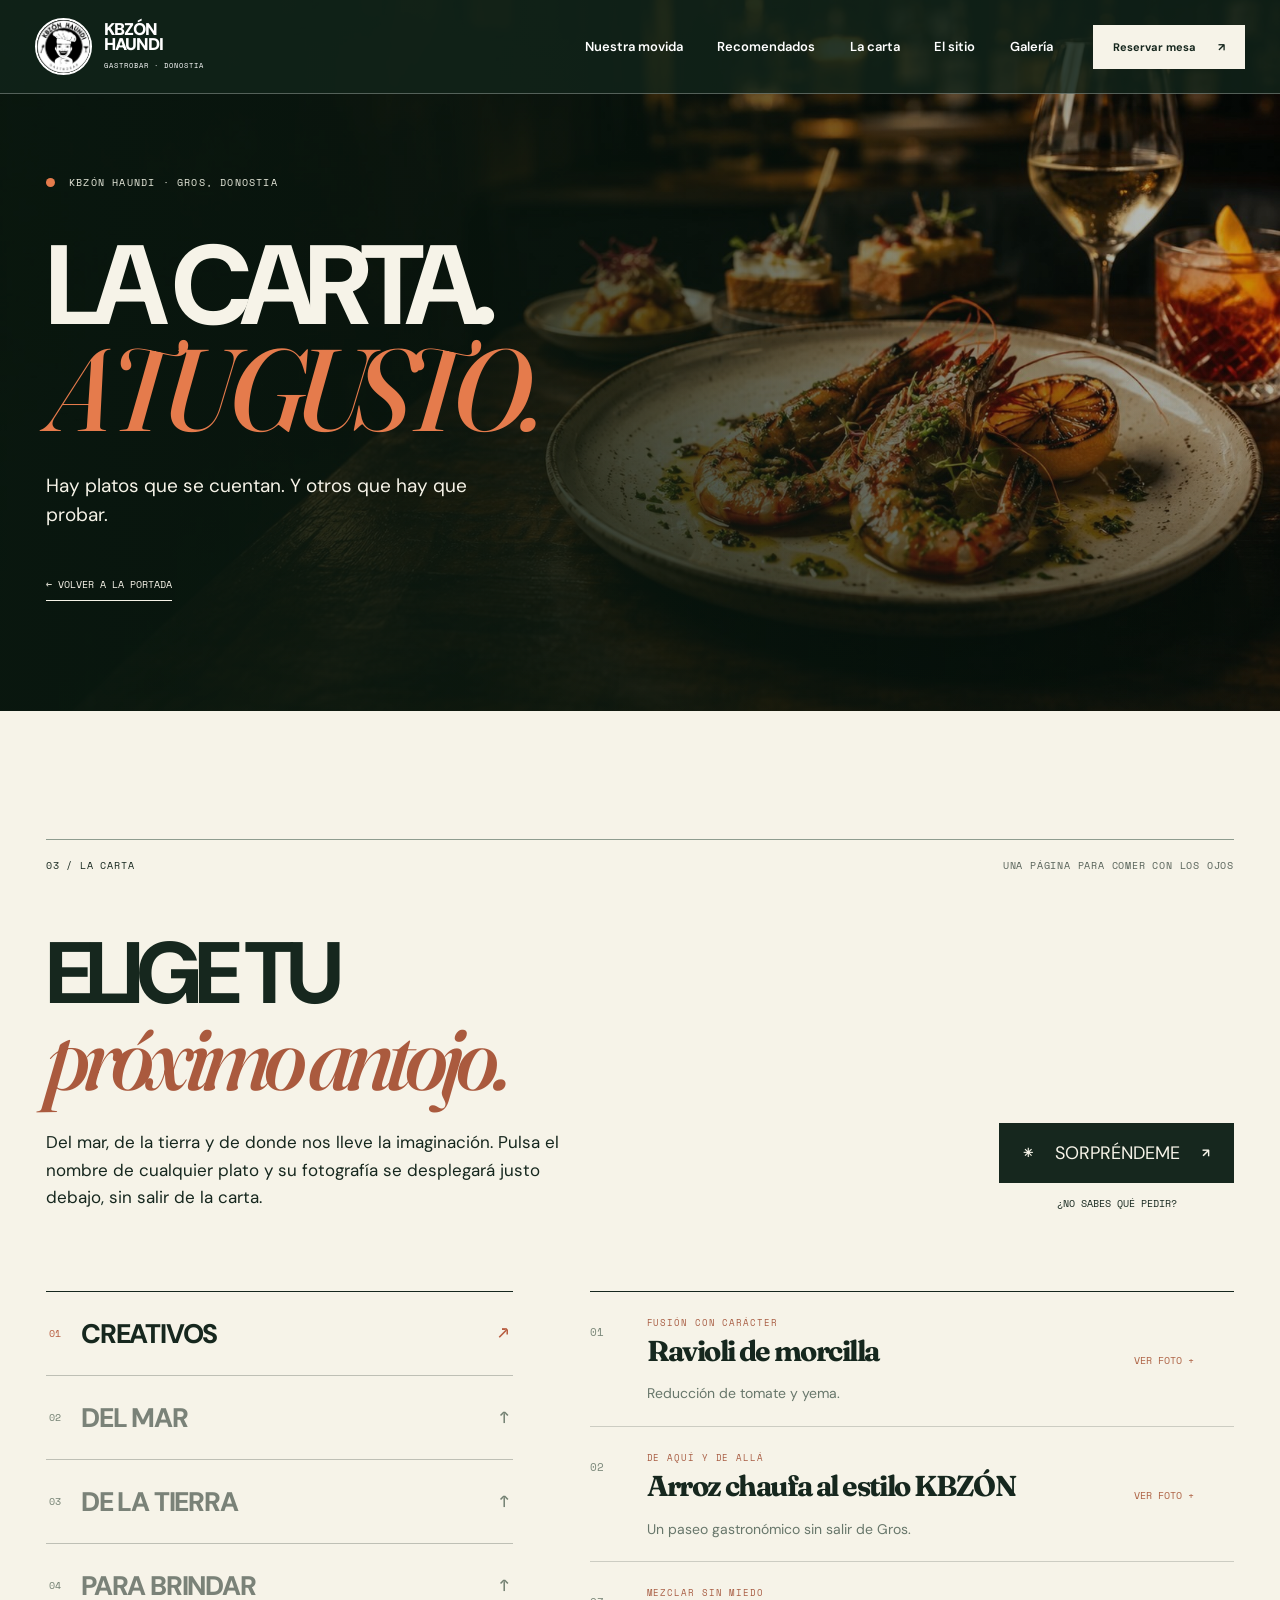
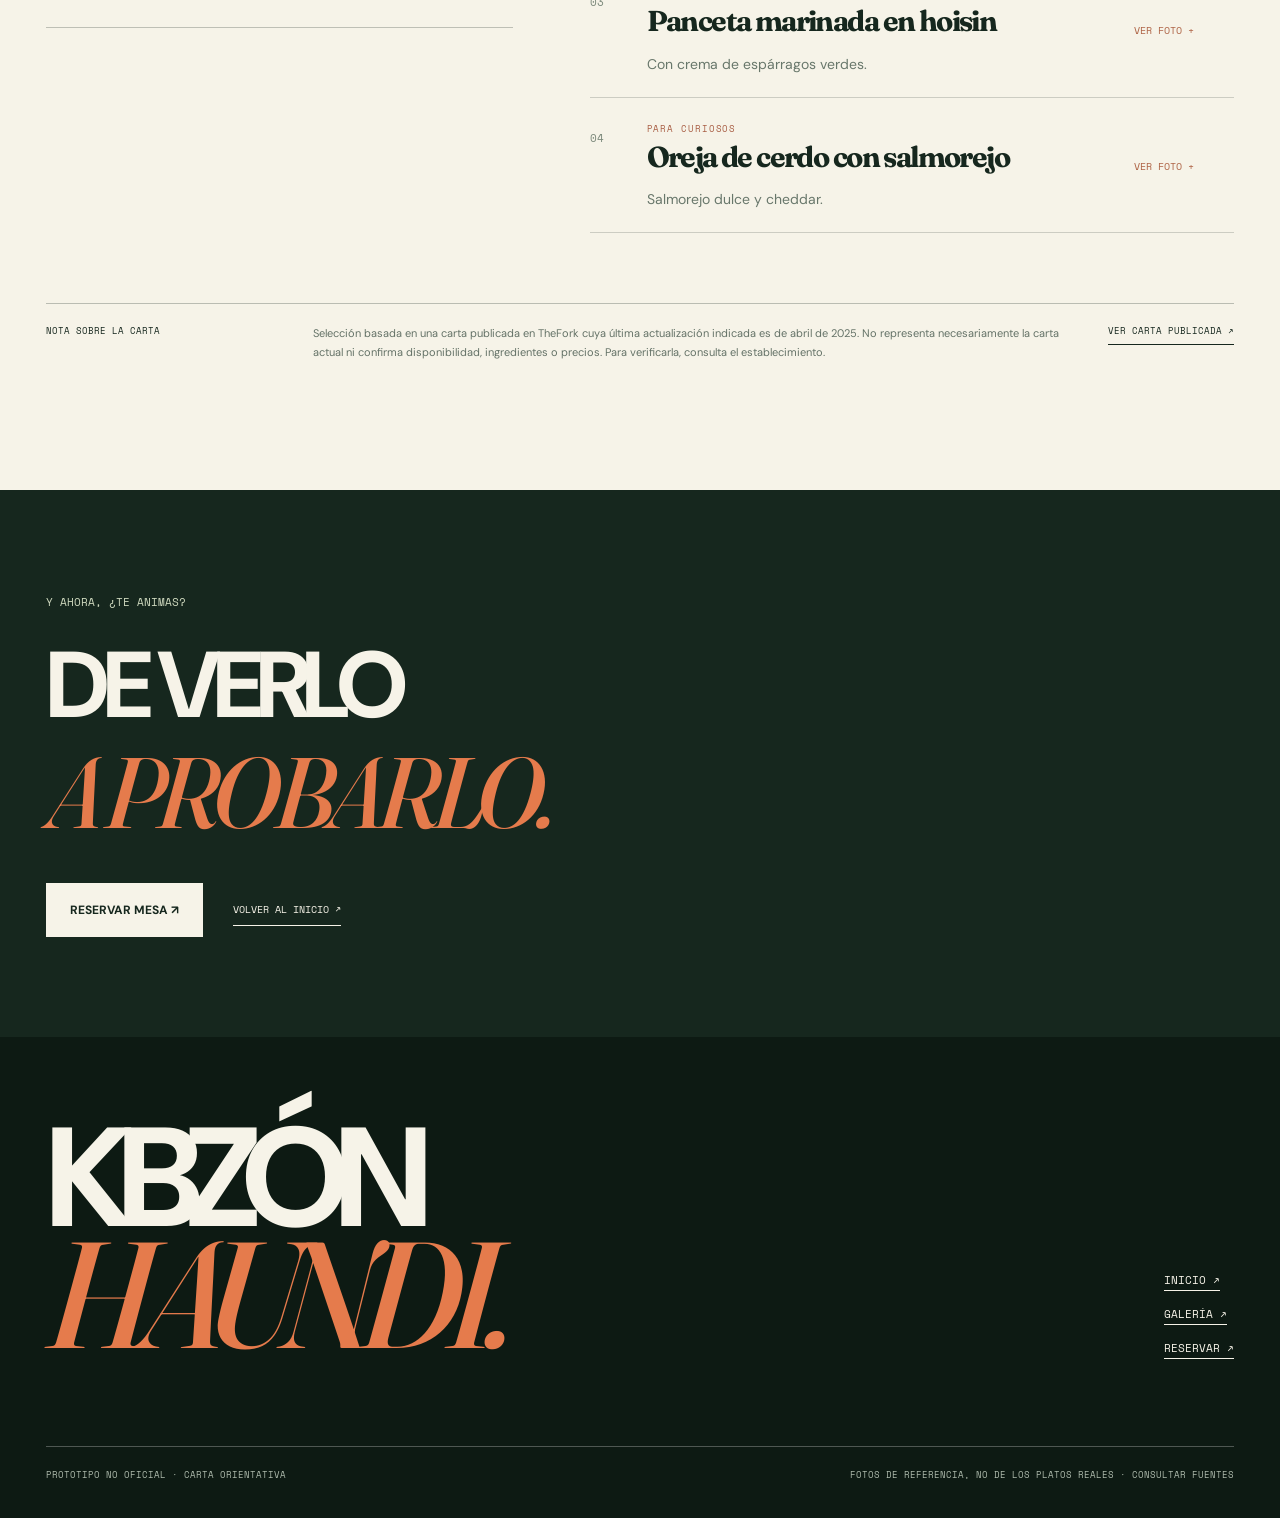
<file: carta.html>
<!DOCTYPE html>

<html lang="es">
<head><meta charset="utf-8"/><meta content="width=device-width, initial-scale=1" name="viewport"/><meta content="#16271E" name="theme-color"/>
<meta content="Explora la carta de KBZÓN HAUNDI: pincha en los nombres y descubre fotografías de referencia de nuestros platos." name="description"/>
<title>La carta · KBZÓN HAUNDI · Gros, Donostia</title>
<link href="assets/photo-01.jpg" rel="icon" type="image/jpeg"/>
<link href="https://fonts.googleapis.com" rel="preconnect"/><link crossorigin="" href="https://fonts.gstatic.com" rel="preconnect"/>
<link href="https://fonts.googleapis.com/css2?family=DM+Sans:wght@400;500;600;700;800&amp;family=Fraunces:ital,opsz,wght,SOFT,WONK@0,9..144,400,0,0;0,9..144,500,0,0;0,9..144,600,0,0;1,9..144,400,0,1;1,9..144,500,0,1&amp;family=Space+Mono:wght@400;700&amp;display=swap" rel="stylesheet"/><style>:root{--forest:#16271E;--forest-deep:#0D1A13;--forest-2:#213B2B;--cream:#F6F3E8;--paper:#EBE9DC;--chalk:#FFFDF4;--sage:#CFD9BF;--orange:#E57B4C;--muted:#A2AA9C;--ink:#203125;--mono:'Space Mono',monospace;--sans:'DM Sans',sans-serif;--serif:'Fraunces',Georgia,serif;--wrap:1300px}
*,*::before,*::after{box-sizing:border-box}html{scroll-behavior:smooth;scroll-padding-top:93px}body{margin:0;background:var(--cream);color:var(--forest);font-family:var(--sans);-webkit-font-smoothing:antialiased}body.lock{overflow:hidden}a{color:inherit;text-decoration:none}button{font:inherit;cursor:pointer}button,a{-webkit-tap-highlight-color:transparent}button:focus-visible,a:focus-visible{outline:3px solid var(--orange);outline-offset:4px}img{display:block;max-width:100%}::selection{background:var(--orange);color:var(--forest)}.content-wrap{width:min(var(--wrap),calc(100% - 92px));margin-inline:auto}.skip-link{position:absolute;z-index:200;top:-90px;left:12px;padding:14px;background:white;color:black}.skip-link:focus{top:12px}.scroll-progress{position:fixed;z-index:110;top:0;left:0;width:0;height:3px;background:var(--orange);pointer-events:none}.section-space{padding:clamp(88px,10vw,158px) 0}.section-eyebrow{display:flex;align-items:center;justify-content:space-between;gap:20px;border-top:1px solid #36514288;padding-top:18px;font:10px/1.5 var(--mono);letter-spacing:.08em}.section-eyebrow.light{color:#CDDAC9;border-color:#ffffff64}.section-eyebrow span:nth-child(2){opacity:.7}.reveal{opacity:0;transform:translateY(30px);transition:opacity .85s cubic-bezier(.2,.7,.2,1),transform .85s cubic-bezier(.2,.7,.2,1)}.reveal.is-visible{opacity:1;transform:translateY(0)}
/* Sticky site header */
.site-header{position:fixed;top:0;left:0;right:0;z-index:99;color:#fff;transition:background .35s ease,color .35s ease,box-shadow .35s ease,border .35s ease;border-bottom:1px solid #ffffff49;background:linear-gradient(180deg,rgba(5,12,7,.44),rgba(5,12,7,0));height:94px}.site-header.scrolled,.site-header.menu-active{height:76px;background:rgba(246,243,232,.97);color:var(--forest);border-color:#16271e26;box-shadow:0 8px 28px #0b20141c;backdrop-filter:blur(14px)}.header-inner{height:100%;width:min(1450px,calc(100% - 70px));margin:auto;display:flex;align-items:center;gap:30px;justify-content:space-between}.logo-link{display:flex;align-items:center;gap:12px;min-width:225px}.brand-mark{width:57px;height:57px;object-fit:cover;border-radius:50%;border:2px solid #fff;transition:transform .35s}.logo-link:hover .brand-mark{transform:rotate(-10deg)}.brand-lockup strong{font:900 17px/.87 var(--sans);letter-spacing:-.055em;display:block}.brand-lockup small{font:7px var(--mono);letter-spacing:.14em;display:block;margin-top:8px}.desktop-nav{display:flex;align-items:center;justify-content:center;gap:clamp(16px,2.7vw,40px);margin-left:auto}.desktop-nav a{font:600 13px var(--sans);position:relative;white-space:nowrap;padding:12px 0}.desktop-nav a::after{content:'';height:1px;position:absolute;left:0;right:100%;bottom:4px;background:currentColor;transition:right .25s}.desktop-nav a:hover::after,.desktop-nav a.active::after{right:0}.header-cta{display:flex;align-items:center;gap:18px;margin-left:10px}.icon-button{display:inline-flex;align-items:center;gap:5px;background:none;border:0;color:inherit;padding:7px}.icon-button svg{width:21px;height:21px;fill:none;stroke:currentColor;stroke-width:1.8}.icon-button span{font:10px var(--mono)}.reserve-header{background:var(--cream);color:var(--forest);padding:15px 20px;display:inline-flex;gap:22px;align-items:center;font:700 11px var(--sans);white-space:nowrap;transition:background .25s,transform .25s}.reserve-header:hover{transform:translateY(-2px);background:var(--sage)}.site-header.scrolled .reserve-header,.site-header.menu-active .reserve-header{background:var(--forest);color:var(--cream)}.site-header.scrolled .reserve-header:hover{background:var(--forest-2)}.menu-toggle{width:43px;height:43px;border:1px solid currentColor;color:inherit;background:transparent;display:none;align-items:center;justify-content:center;flex-direction:column;gap:6px}.menu-toggle span{height:1px;width:23px;background:currentColor;transition:transform .25s}.menu-toggle[aria-expanded=true] span:first-child{transform:translateY(3.5px) rotate(45deg)}.menu-toggle[aria-expanded=true] span:last-child{transform:translateY(-3.5px) rotate(-45deg)}.mobile-menu{display:none;position:fixed;inset:76px 0 0;z-index:95;background:var(--cream);color:var(--forest);padding:36px 6vw;overflow-y:auto}.mobile-menu.open{display:block}.mobile-menu nav{max-width:950px;margin:auto}.mobile-menu nav a{display:flex;gap:25px;align-items:baseline;border-bottom:1px solid #16271e40;padding:19px 0;font:600 clamp(28px,5vw,48px)/1.1 var(--serif)}.mobile-menu nav a span{font:11px var(--mono);color:#657467}.mobile-menu nav a b{margin-left:auto;font:25px var(--sans)}.mobile-menu-foot{text-align:center;font:10px var(--mono);padding:30px 0;color:#657467}
/* Photo-first hero */
.hero{position:relative;min-height:clamp(740px,100svh,1050px);display:flex;align-items:flex-end;color:var(--chalk);overflow:hidden;background:var(--forest-deep)}.hero-photo,.hero-shade,.hero-grain{position:absolute;inset:0;width:100%;height:100%}.hero-photo{object-fit:cover;object-position:center 45%;animation:hero-scale 1.7s cubic-bezier(.2,.65,.2,1) both}.hero-shade{background:linear-gradient(90deg,rgba(8,21,13,.87) 0%,rgba(8,21,13,.64) 37%,rgba(8,21,13,.14) 90%),linear-gradient(0deg,rgba(8,20,12,.65) 0%,rgba(8,20,12,0) 53%,rgba(8,20,12,.22) 100%)}.hero-grain{opacity:.25;pointer-events:none;background-image:url("data:image/svg+xml,%3Csvg viewBox='0 0 180 180' xmlns='http://www.w3.org/2000/svg'%3E%3Cfilter id='n'%3E%3CfeTurbulence type='fractalNoise' baseFrequency='.9' numOctaves='3' stitchTiles='stitch'/%3E%3C/filter%3E%3Crect width='100%25' height='100%25' filter='url(%23n)' opacity='.18'/%3E%3C/svg%3E")}.hero-content{position:relative;z-index:1;padding-top:205px;padding-bottom:138px}.hero-overline{display:flex;align-items:center;gap:14px;font:10px var(--mono);letter-spacing:.12em;color:#E9EBDD}.line-dot{width:9px;height:9px;border-radius:50%;background:var(--orange)}.thin-sep{display:block;width:36px;height:1px;background:#ffffff7a}.hero h1{font:700 clamp(82px,9.8vw,165px)/.86 var(--sans);letter-spacing:-.088em;margin:42px 0 38px;max-width:1060px}.hero h1 .serif-hero{font:italic 500 1.06em/.75 var(--serif);letter-spacing:-.08em;color:var(--orange);display:inline-block;transform:translateX(4px)}.hero h1>em{font:600 1.08em/.85 var(--sans);font-style:normal;letter-spacing:-.09em;color:var(--chalk)}.hero h1 .period{color:var(--orange)}.hero-lower{display:flex;align-items:flex-end;gap:50px;max-width:860px}.hero-lower p{font-size:clamp(16px,1.4vw,20px);font-weight:500;line-height:1.58;max-width:440px;margin:0}.hero-links{display:flex;flex-direction:column;gap:20px;align-items:start}.button{border:1px solid transparent;display:inline-flex;justify-content:space-between;align-items:center;gap:22px;min-height:54px;padding:17px 23px;font:700 12px var(--sans);transition:background .25s,color .25s,transform .25s}.button:hover{transform:translateY(-3px)}.button span{font-size:18px;font-weight:400}.button-cream{color:var(--forest);background:var(--cream)}.button-cream:hover{background:var(--sage)}.button-dark{color:var(--cream);background:var(--forest)}.button-dark:hover{background:var(--forest-2)}.button-outline{border-color:var(--forest);color:var(--forest);background:transparent}.button-outline:hover{background:var(--forest);color:var(--cream)}.text-arrow{font:11px var(--mono);letter-spacing:.03em;border-bottom:1px solid #ffffffa6;padding-bottom:9px;display:inline-flex;justify-content:space-between;gap:28px}.text-arrow span{font-size:16px}.hero-foot{z-index:2;position:absolute;bottom:0;left:0;right:0;min-height:65px;padding:17px max(46px,calc((100vw - var(--wrap))/2));border-top:1px solid #ffffff5a;display:flex;align-items:center;justify-content:space-between;font:9px var(--mono);letter-spacing:.12em}.hero-foot a span{font-size:17px;margin-left:10px}.hero-foot a:hover{color:var(--orange)}@keyframes hero-scale{from{opacity:.25;transform:scale(1.06)}to{opacity:1;transform:scale(1)}}
.marquee{overflow:hidden;background:var(--orange);color:var(--forest);padding:19px 0;white-space:nowrap}.marquee-track{display:flex;gap:32px;width:max-content;align-items:center;animation:marquee 40s linear infinite}.marquee-track span{font:800 18px var(--sans);letter-spacing:.06em}.marquee-track .asterisk{font-size:20px;font-weight:400}@keyframes marquee{to{transform:translateX(-50%)}}
/* Manifesto */
.philosophy{background:var(--cream)}.philosophy-grid{display:grid;grid-template-columns:1.05fr .95fr;gap:clamp(60px,8vw,135px);align-items:center;margin-top:70px}.philosophy-copy h2{font:800 clamp(52px,5.9vw,95px)/1.03 var(--sans);letter-spacing:-.08em;margin:0}.serif-italic,.philosophy-copy h2 .serif-italic{font:italic 500 1.07em/.76 var(--serif);color:#A9573C;letter-spacing:-.08em}.philosophy-copy h2 .outline{color:transparent;-webkit-text-stroke:2px var(--forest)}.philosophy-bottom{margin-top:85px;display:flex;align-items:flex-start;gap:45px}.philosophy-bottom p{font-size:clamp(16px,1.4vw,21px);max-width:430px;line-height:1.6;margin:0}.twisted-star{font-size:65px;color:var(--orange);line-height:1}.philosophy-media{position:relative;padding-bottom:60px}.philosophy-media>img{width:100%;height:clamp(440px,46vw,660px);object-fit:cover;object-position:75% 50%;filter:saturate(.92)}.philosophy-stamp{position:absolute;bottom:8px;left:-57px;width:175px;height:175px;background:var(--sage);border-radius:50%;border:7px solid var(--cream);display:flex;flex-direction:column;align-items:center;justify-content:center;gap:7px;transform:rotate(-13deg)}.philosophy-stamp img{width:83px;height:83px;border-radius:50%;border:2px solid var(--forest)}.philosophy-stamp span{font:700 9px/1.05 var(--sans);letter-spacing:.07em;text-align:center}.editorial-note{font:10px var(--mono);position:absolute;bottom:23px;right:0;letter-spacing:.08em}
/* Recommended */
.recommended{background:var(--forest);color:var(--cream)}.recommended-head{display:flex;align-items:end;justify-content:space-between;gap:60px;margin:65px 0 75px}.recommended-head h2{font:800 clamp(54px,7vw,108px)/.99 var(--sans);letter-spacing:-.078em;margin:0}.recommended-head h2 em{font:italic 500 1.06em/.8 var(--serif);letter-spacing:-.07em;color:var(--orange)}.recommended-head p{max-width:285px;font-size:17px;line-height:1.6;color:#CED5C8;margin:0 0 10px}.recommended-grid{display:grid;grid-template-columns:1.13fr .87fr;column-gap:clamp(24px,5vw,74px);row-gap:65px;align-items:start}.feature-card{min-width:0}.feature-primary{grid-row:span 2}.feature-secondary{margin-top:90px}.feature-third{margin-top:-35px}.feature-photo{display:block;position:relative;width:100%;height:auto;aspect-ratio:1.13;overflow:hidden;border:0;padding:0;background:#26392b;text-align:left}.feature-secondary .feature-photo{aspect-ratio:1}.feature-third .feature-photo{aspect-ratio:1.45}.feature-photo img{position:absolute;inset:0;display:block;width:100%;height:100%;object-fit:cover;object-position:center;transition:transform .8s cubic-bezier(.2,.7,.2,1);filter:saturate(.94)}.feature-photo:hover img{transform:scale(1.055)}.photo-open{position:absolute;right:20px;bottom:20px;padding:13px 17px;background:var(--cream);color:var(--forest);font:10px var(--mono);opacity:0;transform:translateY(8px);transition:opacity .3s,transform .3s}.feature-photo:hover .photo-open,.feature-photo:focus-visible .photo-open{opacity:1;transform:translateY(0)}.feature-meta{display:flex;justify-content:space-between;align-items:center;padding-top:19px;font:10px var(--mono);letter-spacing:.06em;color:#CED5C8}.heart-toggle{border:1px solid #cad1bf9f;color:#fff;background:transparent;width:37px;height:37px;border-radius:50%;font:24px var(--sans);line-height:1}.heart-toggle.is-saved{background:var(--orange);color:var(--forest);border-color:var(--orange)}.feature-card h3{margin:12px 0 10px;font:700 clamp(30px,3.6vw,54px)/1.05 var(--sans);letter-spacing:-.065em}.feature-card h3 em{font:italic 500 1.08em var(--serif);letter-spacing:-.07em;color:var(--orange)}.feature-card p{margin:0;color:#C6CEC2;font-size:15px;line-height:1.55}.recommended-bottom{display:flex;justify-content:space-between;gap:36px;align-items:center;margin-top:85px;border-top:1px solid #ffffff4e;padding-top:22px}.recommended-bottom p{font:9px/1.6 var(--mono);color:#A7B4A6;max-width:540px;margin:0}.light-link{font:11px var(--mono);white-space:nowrap;border-bottom:1px solid var(--cream);padding-bottom:10px}.light-link span{font-size:17px;margin-left:20px}.light-link:hover{color:var(--orange)}
.quote-band{background:var(--sage)}.quote-inner{display:flex;align-items:center;justify-content:space-between;gap:20px;padding-block:95px}.quote-star{color:var(--orange);font-size:75px;align-self:flex-start}.quote-inner p{font:800 clamp(49px,7.6vw,120px)/.94 var(--sans);letter-spacing:-.085em;margin:0}.quote-inner p em{font:italic 500 1em/.76 var(--serif);color:#96553c}.quote-tail{font:10px var(--mono);max-width:95px;line-height:1.5;align-self:flex-end}
/* Menu inside page */
.carta-section{background:var(--cream)}.menu-intro{display:flex;justify-content:space-between;align-items:end;gap:55px;margin:57px 0 60px}.menu-intro h2{font:800 clamp(54px,6.8vw,105px)/1 var(--sans);letter-spacing:-.08em;margin:0}.menu-intro h2 em{font:italic 500 1.07em/.85 var(--serif);color:#AA5A3E;letter-spacing:-.075em}.menu-intro p{font-size:17px;max-width:530px;line-height:1.6;margin:25px 0 0}.menu-intro-actions{display:flex;flex-direction:column;gap:13px;align-items:center;min-width:205px}.menu-intro-actions .button{width:100%}.menu-intro-actions>span{font:10px var(--mono)}.surprise-result{background:var(--sage);border-left:6px solid var(--orange);padding:28px 34px;display:flex;align-items:center;justify-content:space-between;gap:35px;margin-bottom:36px}.surprise-result[hidden]{display:none}.surprise-result small{font:10px var(--mono)}.surprise-result h3{font:700 clamp(30px,3.3vw,48px)/1 var(--serif);margin:12px 0}.surprise-result p{margin:0;font-size:15px}.surprise-actions{display:flex;flex-wrap:wrap;gap:10px}.surprise-actions button{padding:13px 15px;background:var(--forest);color:var(--cream);border:0;font:10px var(--mono)}.surprise-actions button+button{border:1px solid var(--forest);background:transparent;color:var(--forest)}.menu-panel{display:grid;grid-template-columns:.84fr 1.16fr;gap:clamp(35px,6vw,95px);min-height:510px}.menu-filters{border-top:1px solid var(--forest)}.menu-filter{width:100%;display:flex;gap:20px;align-items:center;text-align:left;border:0;border-bottom:1px solid #16271e40;background:none;padding:24px 3px;color:#738072;font:10px var(--mono);transition:color .2s}.menu-filter>span{font:800 clamp(18px,2.1vw,32px) var(--sans);letter-spacing:-.045em;color:var(--forest);opacity:.55}.menu-filter b{font-size:21px;font-weight:400;margin-left:auto;transform:rotate(-45deg);transition:transform .25s}.menu-filter.active{color:#B75C3F}.menu-filter.active>span{opacity:1}.menu-filter.active b{transform:rotate(0)}.menu-filter:hover>span{opacity:1}.menu-display{border-top:1px solid var(--forest)}.dish-row{display:grid;grid-template-columns:37px 1fr auto;gap:20px;border-bottom:1px solid #16271e30;padding:24px 0 21px;align-items:start}.dish-num{font:11px var(--mono);color:#7c897b;padding-top:8px}.dish-name{font:700 clamp(24px,2.25vw,33px)/1.13 var(--serif);letter-spacing:-.055em;margin:2px 0 10px}.dish-description{font-size:14px;color:#68776b;line-height:1.55;margin:0}.dish-tag{font:9px var(--mono);letter-spacing:.1em;color:#A85D43}.dish-save{width:36px;height:36px;border:1px solid #16271e70;border-radius:50%;font-size:24px;color:var(--forest);background:none}.dish-save.is-saved{background:var(--orange);border-color:var(--orange)}.menu-disclaimer{margin-top:70px;display:grid;grid-template-columns:.3fr 1fr auto;gap:40px;align-items:start;border-top:1px solid #16271e44;padding-top:20px}.menu-disclaimer span{font:9px var(--mono)}.menu-disclaimer p{font:11px/1.75 var(--sans);margin:0;color:#647267}.menu-disclaimer a{font:9px var(--mono);border-bottom:1px solid var(--forest);padding-bottom:7px;white-space:nowrap}
/* Ambience */
.atmosphere{background:var(--forest);color:var(--cream);display:grid;grid-template-columns:1fr 1fr;min-height:780px}.atmosphere-image{position:relative;min-height:780px}.atmosphere-image img{width:100%;height:100%;object-fit:cover;object-position:center 50%;position:absolute;inset:0}.atmosphere-image span{position:absolute;left:35px;bottom:25px;color:white;text-shadow:0 2px 4px #000;font:9px var(--mono)}.atmosphere-copy{padding:60px clamp(35px,6vw,100px);display:flex;flex-direction:column;justify-content:space-between}.atmosphere-copy>div:nth-child(2){padding:60px 0}.small-coral-star{color:var(--orange);font-size:60px}.atmosphere-copy h2{font:800 clamp(60px,6.1vw,105px)/.98 var(--sans);letter-spacing:-.09em;margin:23px 0 28px}.atmosphere-copy h2 em{font:italic 500 1.04em/.8 var(--serif);color:var(--orange)}.atmosphere-copy p{font-size:19px;line-height:1.6;max-width:410px}.atmosphere-copy a{font:11px var(--mono);display:inline-flex;gap:35px;border-bottom:1px solid var(--cream);padding-bottom:12px;margin-top:20px}.atmosphere-footer{font:10px var(--mono);color:#aab9a9}
/* Footer and booking */
.reserve-section{background:var(--paper)}.reserve-grid{display:grid;grid-template-columns:1.3fr .7fr;gap:clamp(60px,8vw,130px);padding-top:85px}.reserve-pre{font:10px var(--mono);letter-spacing:.1em;color:#a4573a}.reserve-main h2{font:800 clamp(78px,9.1vw,145px)/.96 var(--sans);letter-spacing:-.09em;margin:36px 0 30px}.reserve-main h2 em{font:italic 500 1.07em/.78 var(--serif);color:#a75b41;white-space:nowrap}.reserve-main p{font-size:19px;line-height:1.6;max-width:510px}.reserve-buttons{display:flex;gap:13px;flex-wrap:wrap;margin-top:42px}.reserve-info{border-top:1px solid var(--forest);padding-top:25px}.stamp-logo{width:140px;height:140px;background:var(--orange);border-radius:50%;display:grid;place-items:center;margin-bottom:35px;transform:rotate(-9deg)}.stamp-logo img{width:105px;height:105px;border-radius:50%;border:4px solid var(--cream)}.info-row{border-top:1px solid #16271e49;padding:18px 0 22px;display:flex;flex-direction:column;gap:8px}.info-row small{font:10px var(--mono);color:#768274}.info-row strong{font:500 24px/1.35 var(--serif)}.info-row span{font-size:14px;line-height:1.5}.info-row a{font:10px var(--mono);text-decoration:underline;text-underline-offset:6px;align-self:start}.site-footer{background:var(--forest-deep);color:var(--cream);padding:85px 0 35px}.footer-main{display:flex;justify-content:space-between;align-items:end;gap:30px}.footer-brand{font:800 clamp(70px,11vw,180px)/.8 var(--sans);letter-spacing:-.105em}.footer-brand em{font:italic 500 1.07em/.78 var(--serif);color:var(--orange)}.footer-links{display:flex;flex-direction:column;gap:18px;font:11px var(--mono)}.footer-links span{color:#a6b3a6}.footer-links a{text-decoration:underline;text-underline-offset:6px}.footer-meta{border-top:1px solid #ffffff44;display:flex;gap:25px;justify-content:space-between;align-items:center;margin-top:90px;padding-top:21px;color:#aebbad;font:9px/1.6 var(--mono)}
/* Modal/notice */
dialog{border:0}dialog::backdrop{background:rgba(4,14,7,.72);backdrop-filter:blur(6px)}.favorite-dialog{margin:auto min(3vw,40px) auto auto;width:min(515px,calc(100vw - 20px));height:100dvh;max-height:none;padding:clamp(24px,4vw,52px);background:var(--cream);color:var(--forest);box-shadow:-20px 0 60px #09160d4d}.fav-head{display:flex;justify-content:space-between;align-items:center;font:10px var(--mono)}.fav-head button,#close-photo{border:1px solid var(--forest);background:transparent;padding:11px;color:var(--forest)}.favorite-dialog h2{font:800 clamp(44px,5vw,64px)/1 var(--sans);letter-spacing:-.07em;margin:56px 0 12px}.favorite-dialog h2 em{font:italic 500 1.04em var(--serif);color:#af5c41}.favorite-dialog>p{line-height:1.6;color:#667467}.favorite-items{margin:30px 0;min-height:100px}.fav-item{border-top:1px solid #16271e33;padding:16px 0;display:flex;align-items:center;justify-content:space-between;gap:12px}.fav-item strong{font:500 21px var(--serif)}.fav-item button{border:0;background:transparent;color:var(--forest);font-size:20px}.fav-empty{padding:25px 0;border-block:1px solid #16271e33}.fav-actions{display:flex;gap:12px;flex-wrap:wrap}.fav-actions button{border:0;background:var(--forest);color:var(--cream);padding:14px;font:10px var(--mono)}.fav-actions button+button{background:none;color:var(--forest);border:1px solid var(--forest)}.photo-dialog{background:transparent;color:var(--cream);max-width:92vw;max-height:88vh;padding:0;overflow:visible}.photo-dialog img{max-height:75vh;width:auto;max-width:92vw;object-fit:contain}.photo-dialog p{text-align:center;font:9px/1.6 var(--mono)}#close-photo{position:absolute;top:-55px;right:0;color:var(--cream);border-color:var(--cream)}.toast{position:fixed;bottom:25px;left:50%;z-index:130;background:var(--orange);color:var(--forest);padding:14px 23px;font:12px var(--sans);box-shadow:0 10px 30px #0004;opacity:0;transform:translate(-50%,12px);transition:opacity .2s,transform .2s;pointer-events:none}.toast.show{opacity:1;transform:translate(-50%,0)}
@media(max-width:1200px){.desktop-nav{gap:16px}.desktop-nav a{font-size:12px}.header-inner{width:calc(100% - 48px);gap:20px}.logo-link{min-width:190px}.brand-mark{width:49px;height:49px}.brand-lockup strong{font-size:16px}.hero h1{font-size:clamp(79px,10vw,135px)}.philosophy-grid{gap:60px}.philosophy-copy h2{font-size:clamp(50px,6vw,72px)}.reserve-main h2{font-size:clamp(72px,9vw,122px)}}
@media(max-width:1000px){.desktop-nav{display:none}.menu-toggle{display:flex}.header-cta{margin-left:auto}.site-header{height:79px}.site-header.scrolled,.site-header.menu-active{height:70px}.mobile-menu{top:70px}.hero h1{font-size:clamp(78px,11vw,125px)}.hero-content{padding-top:145px}.philosophy-grid{gap:45px}.philosophy-bottom{gap:23px}.recommended-head{display:block}.recommended-head p{margin-top:26px}.menu-disclaimer{grid-template-columns:1fr 1fr}.menu-disclaimer p{grid-column:1 / -1;grid-row:2}.atmosphere-copy{padding:44px}.atmosphere-copy h2{font-size:clamp(52px,6vw,83px)}}
@media(max-width:720px){html{scroll-padding-top:70px}.content-wrap{width:calc(100% - 40px)}.section-space{padding:80px 0}.section-eyebrow{font-size:9px}.section-eyebrow span:nth-child(2){display:none}.site-header{height:73px}.site-header.scrolled,.site-header.menu-active{height:65px}.header-inner{width:calc(100% - 30px)}.brand-mark{width:43px;height:43px}.logo-link{min-width:0;gap:8px}.brand-lockup strong{font-size:13px}.brand-lockup small{font-size:6px;margin-top:5px;letter-spacing:.06em}.header-cta{gap:9px}.reserve-header{display:none}.icon-button{padding:5px}.menu-toggle{width:38px;height:38px}.mobile-menu{top:65px;padding:24px 23px}.mobile-menu nav a{font-size:29px;padding:18px 0}.hero{min-height:100svh;min-height:max(660px,100svh);align-items:flex-end}.hero-photo{object-position:78% center}.hero-shade{background:linear-gradient(0deg,rgba(7,18,10,.92),rgba(7,18,10,.18) 70%,rgba(7,18,10,.3)),linear-gradient(90deg,#08180c45,transparent)}.hero-content{padding-top:120px;padding-bottom:98px}.hero-overline{font-size:8px;letter-spacing:.065em;gap:9px}.thin-sep{width:18px}.hero h1{font-size:clamp(52px,12.5vw,90px);letter-spacing:-.083em;margin:30px 0 30px;line-height:.94}.hero h1 .serif-hero{font-size:1.14em}.hero-lower{display:block}.hero-lower p{font-size:14px;line-height:1.58;max-width:330px}.hero-links{margin-top:24px;display:flex;flex-direction:row;align-items:center;gap:20px}.button{font-size:11px;min-height:49px;padding:14px 17px;gap:10px}.text-arrow{font-size:9px;gap:7px}.hero-foot{padding:13px 20px;min-height:49px;font-size:7px}.hero-foot span:last-child{display:none}.hero-foot a{font-size:7px}.marquee{padding:15px 0}.marquee-track{gap:23px}.marquee-track span{font-size:14px}.philosophy-grid{grid-template-columns:1fr;gap:40px;margin-top:45px}.philosophy-copy h2{font-size:clamp(48px,10vw,76px)}.philosophy-copy h2 .outline{-webkit-text-stroke:1.5px var(--forest)}.philosophy-bottom{margin-top:38px;gap:18px}.philosophy-bottom p{font-size:16px}.twisted-star{font-size:40px}.philosophy-media{margin-left:28px;padding-bottom:45px}.philosophy-media>img{height:auto;aspect-ratio:.93}.philosophy-stamp{width:120px;height:120px;left:-35px;bottom:5px;border-width:4px}.philosophy-stamp img{width:65px;height:65px}.philosophy-stamp span{font-size:6px}.editorial-note{font-size:7px;bottom:15px}.recommended-head{margin:36px 0 48px}.recommended-head h2{font-size:clamp(51px,11vw,75px)}.recommended-head p{font-size:14px;margin-top:22px}.recommended-grid{grid-template-columns:1fr;row-gap:42px}.feature-primary{grid-row:auto}.feature-secondary,.feature-third{margin:0}.feature-photo,.feature-secondary .feature-photo,.feature-third .feature-photo{aspect-ratio:1.22}.feature-card h3{font-size:36px}.feature-meta{font-size:9px}.photo-open{opacity:1;transform:none;font-size:8px;padding:10px 12px}.recommended-bottom{display:block;margin-top:50px}.recommended-bottom p{font-size:8px}.light-link{display:inline-block;margin-top:25px}.quote-inner{padding-block:65px;gap:10px}.quote-star{font-size:32px}.quote-inner p{font-size:clamp(39px,9vw,62px)}.quote-tail{display:none}.menu-intro{display:block;margin:40px 0 35px}.menu-intro h2{font-size:clamp(44px,9.8vw,73px)}.menu-intro p{font-size:15px;margin-top:22px}.menu-intro-actions{margin-top:24px;align-items:flex-start;min-width:unset}.menu-intro-actions .button{width:auto}.menu-intro-actions>span{font-size:8px}.surprise-result{display:block;padding:23px;margin-bottom:25px}.surprise-actions{margin-top:20px}.menu-panel{display:block;min-height:0}.menu-filters{display:grid;grid-template-columns:1fr 1fr;gap:9px;border:0;margin-bottom:35px}.menu-filter{padding:15px 11px;display:flex;align-items:flex-start;gap:5px;border:1px solid #16271e3d;font-size:9px;line-height:1.2}.menu-filter>span{font-size:15px;letter-spacing:-.035em}.menu-filter b{display:none}.menu-filter.active{background:var(--forest);color:var(--orange);border-color:var(--forest)}.menu-filter.active>span{color:var(--cream)}.dish-row{grid-template-columns:22px 1fr 36px;gap:9px;padding:19px 0}.dish-num{font-size:9px}.dish-name{font-size:25px}.dish-description{font-size:13px}.dish-tag{font-size:8px}.menu-disclaimer{display:flex;flex-direction:column;gap:15px;margin-top:45px}.menu-disclaimer a{align-self:flex-start}.atmosphere{display:flex;flex-direction:column}.atmosphere-image{min-height:470px}.atmosphere-copy{min-height:575px;padding:42px 23px}.atmosphere-copy>div:nth-child(2){padding:40px 0}.atmosphere-copy h2{font-size:clamp(51px,10.7vw,78px)}.atmosphere-copy p{font-size:16px}.reserve-grid{grid-template-columns:1fr;padding-top:48px;gap:60px}.reserve-main h2{font-size:clamp(61px,13.4vw,100px)}.reserve-main p{font-size:16px}.reserve-buttons{margin-top:27px}.reserve-info{display:grid;grid-template-columns:1fr 1fr;column-gap:20px}.stamp-logo{width:98px;height:98px;margin-bottom:22px}.stamp-logo img{width:74px;height:74px}.info-row{grid-column:1/-1}.info-row strong{font-size:21px}.site-footer{padding-top:68px}.footer-main{display:block}.footer-brand{font-size:clamp(63px,13.5vw,94px)}.footer-links{margin-top:55px}.footer-meta{display:flex;flex-direction:column;align-items:flex-start;gap:10px;margin-top:65px;font-size:8px}.favorite-dialog{width:100vw;max-width:none;margin:auto 0 0;height:86dvh;padding:28px 22px}.favorite-dialog h2{margin-top:28px}}
@media(max-width:380px){.hero h1{font-size:51px}.hero-links{gap:12px}.text-arrow{font-size:8px}.hero-overline{font-size:7px}.philosophy-copy h2{font-size:45px}.reserve-main h2{font-size:59px}}
@media(prefers-reduced-motion:reduce){html{scroll-behavior:auto}*,*::before,*::after{animation:none!important;transition:none!important}.reveal{opacity:1;transform:none}}

/* v2: Galería real, sin favoritos */
.dish-row{grid-template-columns:37px 1fr}.gallery-section{background:#e9eadf;color:var(--forest);overflow:hidden}.gallery-head{display:flex;justify-content:space-between;align-items:end;gap:64px;padding:62px 0 47px}.gallery-pretitle{font:10px var(--mono);letter-spacing:.12em;color:#a55f45}.gallery-head h2{font:800 clamp(60px,7.5vw,116px)/.99 var(--sans);letter-spacing:-.08em;margin:15px 0 0}.gallery-head h2 em{font:italic 500 1.04em/.85 var(--serif);color:#b35b43}.gallery-head>p{max-width:340px;font-size:17px;line-height:1.65;margin:0 0 5px}.gallery-toolbar{display:flex;gap:8px;align-items:center;margin-bottom:26px;flex-wrap:wrap}.gallery-filter{border:1px solid #16271e5a;padding:13px 17px;background:transparent;color:var(--forest);font:10px var(--mono);letter-spacing:.04em;transition:background .25s,color .25s}.gallery-filter span{margin-left:16px;opacity:.65}.gallery-filter:hover,.gallery-filter.active{background:var(--forest);color:var(--cream)}.gallery-grid{display:grid;grid-template-columns:repeat(12,minmax(0,1fr));gap:28px 24px}.gallery-card{grid-column:span 4;min-width:0}.gallery-card.gallery-wide{grid-column:span 6}.gallery-card.gallery-tall{grid-column:span 4}.gallery-card[hidden]{display:none}.gallery-open{padding:0;display:block;width:100%;border:0;position:relative;background:#bac6b8;overflow:hidden;aspect-ratio:1.14;color:var(--forest)}.gallery-tall .gallery-open{aspect-ratio:.75}.gallery-wide .gallery-open{aspect-ratio:1.55}.gallery-open img{width:100%;height:100%;object-fit:cover;position:absolute;inset:0;filter:saturate(.84);transition:transform .65s ease,filter .65s ease}.gallery-open:hover img{transform:scale(1.045);filter:saturate(1)}.gallery-hover{position:absolute;right:14px;bottom:14px;display:inline-flex;gap:35px;background:#f1ede4;color:var(--forest);padding:14px;font:10px var(--mono);transition:background .2s;z-index:2}.gallery-hover:hover{background:var(--orange)}.gallery-fallback{position:absolute;inset:0;display:flex;align-items:center;justify-content:center;padding:22px;text-align:center;font:11px/1.6 var(--mono);background:#b8c5b7}.gallery-fallback[hidden]{display:none}.gallery-caption{display:flex;justify-content:space-between;align-items:end;gap:15px;padding:15px 1px 0}.gallery-caption>div>span{font:9px var(--mono);color:#6d796b}.gallery-caption h3{font:600 clamp(23px,2.2vw,32px)/1.12 var(--serif);margin:7px 0}.gallery-caption p{font:13px/1.5 var(--sans);margin:0;color:#657262}.gallery-caption>a{font:9px var(--mono);color:#56705a;white-space:nowrap;flex-shrink:0;text-decoration:underline;text-underline-offset:4px}.gallery-caption>a:hover{color:#b35b43}.gallery-legal{border-top:1px solid #5064575e;padding:22px 0 0;margin-top:72px;display:flex;justify-content:space-between;align-items:start;gap:30px}.gallery-legal p{font:11px/1.7 var(--sans);max-width:750px;margin:0;color:#58665a}.gallery-legal p a{text-decoration:underline;text-underline-offset:3px}.gallery-legal>a{font:10px var(--mono);border-bottom:1px solid var(--forest);padding-bottom:6px;white-space:nowrap}.photo-dialog{width:min(1000px,94vw);max-height:93dvh;background:#101d16;padding:25px 25px 15px;color:var(--cream);overflow:auto}.photo-dialog img{max-height:69dvh;max-width:100%;margin:auto}.photo-dialog-info{display:flex;align-items:center;justify-content:space-between;gap:25px;font:11px var(--sans)}.photo-dialog-info p{text-align:left;font:11px/1.5 var(--sans);color:#c3cbbd}.photo-dialog-info a{font:10px var(--mono);white-space:nowrap;text-decoration:underline}.photo-dialog-info a[hidden],.gallery-dialog-nav[hidden]{display:none}.gallery-dialog-nav{display:flex;justify-content:space-between;gap:20px;align-items:center;border-top:1px solid #ffffff35;padding-top:16px;margin-top:10px}.gallery-dialog-nav button{background:transparent;color:#f1efe2;border:1px solid #ffffff65;padding:12px;font:10px var(--mono)}.gallery-dialog-nav span{font:11px var(--mono)}
@media(max-width:1000px){.gallery-card,.gallery-card.gallery-tall{grid-column:span 6}.gallery-card.gallery-wide{grid-column:span 6}.gallery-head{display:block}.gallery-head>p{margin-top:28px;max-width:650px}}
@media(max-width:720px){.dish-row{grid-template-columns:22px 1fr}.gallery-head{padding:38px 0 30px}.gallery-head h2{font-size:clamp(50px,11.2vw,76px)}.gallery-head>p{font-size:14px;margin-top:21px}.gallery-toolbar{gap:7px}.gallery-filter{font-size:9px;padding:12px 11px}.gallery-filter span{margin-left:6px}.gallery-grid{grid-template-columns:1fr;gap:32px}.gallery-card,.gallery-card.gallery-wide,.gallery-card.gallery-tall{grid-column:auto}.gallery-open,.gallery-wide .gallery-open,.gallery-tall .gallery-open{aspect-ratio:1.22}.gallery-caption h3{font-size:28px}.gallery-caption p{font-size:12px}.gallery-caption>a{font-size:8px}.gallery-legal{display:block;margin-top:45px}.gallery-legal>a{display:inline-block;margin-top:22px;font-size:9px}.photo-dialog{width:100vw;max-width:100vw;max-height:95dvh;padding:12px}.photo-dialog img{max-height:66dvh}.photo-dialog-info{display:block}.photo-dialog-info p{font-size:10px}.gallery-dialog-nav button{font-size:9px;padding:9px}.gallery-dialog-nav{gap:8px}}
/* Ensure the lightbox close control stays INSIDE the top-layer dialog. */
#close-photo{position:sticky;display:block;top:0;margin-left:auto;margin-bottom:8px;right:auto;z-index:5;background:var(--forest);border-color:#f1efe2;color:#f1efe2;width:42px;height:42px}

.modal-image-unavailable{background:#2b4637;color:#f6f2e9;padding:60px 25px;text-align:center}.modal-image-unavailable[hidden]{display:none}.modal-image-unavailable strong{font:600 26px var(--serif)}.modal-image-unavailable p{font-size:13px}

/* v2 — recommended dishes: balanced editorial gallery, with no blank image regions. */
.feature-photo{isolation:isolate}
@media (min-width:701px){
  .recommended-grid{column-gap:clamp(24px,4.5vw,68px);row-gap:40px}
  .feature-primary{grid-row:span 2}
  .feature-primary .feature-photo{aspect-ratio:.94}
  .feature-secondary,.feature-third{margin-top:0}
  .feature-secondary .feature-photo,.feature-third .feature-photo{aspect-ratio:1.75}
}
@media (max-width:700px){
  .recommended-grid{row-gap:38px}
  .feature-photo,.feature-primary .feature-photo,.feature-secondary .feature-photo,.feature-third .feature-photo{aspect-ratio:1.24}
  .feature-photo img{object-position:center}
  .feature-meta{padding-top:15px}
}

/* v4 · Carta en página separada */
.menu-teaser{background:var(--forest);color:var(--cream)}.menu-teaser-inner{display:grid;grid-template-columns:1fr .9fr;gap:clamp(35px,6vw,110px);align-items:center}.menu-teaser-label{font:10px var(--mono);color:var(--orange);letter-spacing:.12em}.menu-teaser h2{font:800 clamp(54px,6vw,95px)/1.02 var(--sans);letter-spacing:-.08em;margin:25px 0}.menu-teaser h2 em{font:italic 500 1.08em/.86 var(--serif);color:var(--orange)}.menu-teaser p{font-size:19px;line-height:1.6;max-width:440px;margin:25px 0}.menu-teaser small{display:block;color:#c8d3c2;font:10px var(--mono);margin-top:18px}.menu-teaser-photo{position:relative;display:block;aspect-ratio:1/1;overflow:hidden}.menu-teaser-photo img{width:100%;height:100%;object-fit:cover;transition:transform .7s}.menu-teaser-photo:hover img{transform:scale(1.04)}.menu-teaser-photo span{position:absolute;bottom:22px;left:22px;background:var(--orange);color:var(--forest);padding:16px 20px;font:10px var(--mono)}
.carta-page .site-header{background:#12251bcc}.carta-page .site-header.scrolled{background:rgba(246,243,232,.97)}.carta-banner{position:relative;min-height:min(680px,82svh);background:var(--forest-deep);color:var(--cream);display:flex;align-items:flex-end;isolation:isolate}.carta-banner>img,.carta-banner-shade{position:absolute;inset:0;width:100%;height:100%;object-fit:cover;z-index:-1}.carta-banner>img{object-position:center 43%}.carta-banner-shade{background:linear-gradient(90deg,#09180fe6 0%,#09180fbb 44%,#09180f33 100%),linear-gradient(0deg,#07130d91,transparent 55%)}.carta-banner-content{padding-top:175px;padding-bottom:110px}.carta-banner h1{font:800 clamp(66px,8.8vw,144px)/.92 var(--sans);letter-spacing:-.095em;margin:44px 0 28px}.carta-banner h1 em{font:italic 500 1.03em/.9 var(--serif);color:var(--orange)}.carta-banner p{font-size:19px;line-height:1.5;max-width:480px}.carta-back{display:inline-block;font:10px var(--mono);border-bottom:1px solid currentColor;padding:8px 0;margin-top:21px}.carta-page .carta-section{background:var(--cream)}.carta-page .menu-panel{padding-top:20px}.carta-page .dish-row{grid-template-columns:37px 1fr 100px}.dish-name-button{border:0;background:none;color:inherit;font:inherit;letter-spacing:inherit;text-align:left;padding:4px 4px 6px 0;line-height:inherit;text-decoration:none;position:relative}.dish-name-button::after{content:'';height:1px;position:absolute;left:0;bottom:0;right:100%;background:var(--orange);transition:right .3s}.dish-name-button:hover::after,.dish-name-button:focus-visible::after{right:0}.dish-name-button:hover{color:#ad5738}.dish-photo-hint{align-self:center;color:#b65c41;font:10px var(--mono);white-space:nowrap;pointer-events:none}.dish-dialog{padding:0;border:0;background:var(--cream);color:var(--forest);width:min(980px,calc(100% - 34px));max-width:94vw;max-height:90dvh;overflow:auto;box-shadow:0 25px 120px #0008}.dish-dialog::backdrop{background:rgba(6,19,11,.78);backdrop-filter:blur(5px)}.dish-close{position:sticky;top:14px;float:right;margin:14px 14px -54px 0;z-index:5;width:43px;height:43px;border:1px solid #c2bda8;background:var(--cream);color:var(--forest);font-size:18px}.dish-modal-grid{display:grid;grid-template-columns:1.15fr .85fr;min-height:520px}.dish-modal-media{position:relative;background:#233b2d;min-height:520px}.dish-modal-media img{width:100%;height:100%;object-fit:cover;position:absolute;inset:0}.dish-modal-image-overlay{position:absolute;left:18px;bottom:18px;font:9px var(--mono);background:#f6f3e8e8;color:var(--forest);padding:12px}.dish-modal-copy{padding:clamp(35px,4vw,65px);display:flex;flex-direction:column;justify-content:center;gap:18px}.dish-modal-tag{font:10px var(--mono);letter-spacing:.08em;color:#a45a3a}.dish-modal-copy h2{font:700 clamp(36px,4.3vw,65px)/1.1 var(--serif);margin:0;letter-spacing:-.05em}.dish-modal-copy>p{font:17px/1.6 var(--sans);margin:0}.dish-modal-info{border-top:1px solid #16271e44;margin-top:10px;padding-top:25px}.dish-modal-info span{font:9px var(--mono);color:#a45a3a}.dish-modal-info p{font:12px/1.6 var(--sans);color:#647064}.dish-modal-info a{display:inline-block;font:9px var(--mono);border-bottom:1px solid #c2bda8;padding:10px 0}.dish-secondary-close{margin-top:8px;align-self:flex-start;padding:14px 0;background:none;border:none;border-bottom:1px solid var(--forest);font:10px var(--mono)}.surprise-photo-btn{background:var(--forest);color:var(--cream);border:none;padding:12px 15px;font:10px var(--mono)}.carta-end{padding:100px 0;background:var(--forest);color:var(--cream)}.carta-end span{font:11px var(--mono);color:var(--sage)}.carta-end h2{font:800 clamp(65px,7.3vw,115px)/.95 var(--sans);letter-spacing:-.08em;margin:30px 0}.carta-end h2 em{font:italic 500 1.07em var(--serif);color:var(--orange)}.carta-end>div>div{display:flex;align-items:center;gap:30px;flex-wrap:wrap}.carta-end .carta-back{margin-top:0}
@media(max-width:950px){.menu-teaser-inner{grid-template-columns:1fr}.menu-teaser-photo{max-height:480px;aspect-ratio:1.5}}
@media(max-width:720px){.menu-teaser h2{font-size:clamp(48px,11.6vw,78px)}.menu-teaser p{font-size:16px}.menu-teaser-photo{aspect-ratio:1.2}.carta-banner{min-height:590px}.carta-banner-content{padding-top:165px;padding-bottom:73px}.carta-banner h1{font-size:clamp(53px,11vw,84px);margin:34px 0}.carta-banner p{font-size:15px}.carta-page .dish-row{grid-template-columns:22px 1fr;position:relative}.dish-photo-hint{grid-column:2;justify-self:start;margin-top:5px;font-size:8px}.dish-modal-grid{grid-template-columns:1fr}.dish-modal-media{min-height:0;aspect-ratio:1.23}.dish-modal-copy{padding:25px 24px 40px}.dish-modal-copy h2{font-size:42px}.dish-modal-copy>p{font-size:15px}.dish-dialog{max-height:91dvh;max-width:100vw;width:calc(100vw - 18px)}.carta-end{padding:80px 0}.carta-end h2{font-size:clamp(55px,12vw,85px)}}

/* Hide sourced photo links when images are internally generated. */
.dish-modal-info a[hidden],.photo-dialog-info a[hidden]{display:none!important}

/* V5 — desplegable de imagen y detalles, sin ventana modal */
.carta-page .dish-row{row-gap:0;scroll-margin-top:130px;transition:background .2s ease}
.carta-page .dish-row.expanded{background:#e8ece1}
.carta-page .dish-row.expanded .dish-name-button{color:#b05c3d}
.carta-page .dish-name-button{cursor:pointer}
.carta-page .dish-name-button:focus-visible,.dish-collapse-button:focus-visible{outline:2px solid var(--orange);outline-offset:4px}
.carta-page .dish-photo-hint{color:#ae6345;transition:color .2s;white-space:nowrap}
.carta-page .dish-row.expanded .dish-photo-hint{color:var(--forest)}
.dish-accordion{grid-column:1/-1;display:grid;grid-template-rows:0fr;min-width:0;opacity:0;visibility:hidden;transition:grid-template-rows .42s cubic-bezier(.22,.8,.2,1),opacity .32s ease,visibility .42s}
.dish-row.expanded .dish-accordion{grid-template-rows:1fr;opacity:1;visibility:visible}
.dish-accordion-inner{min-width:0;min-height:0;overflow:hidden}
.dish-expand-layout{display:grid;grid-template-columns:minmax(0,1.1fr) minmax(0,.9fr);margin:24px 0 7px;background:#16271e;color:#f4efe3;min-width:0}
.dish-expand-media{position:relative;min-height:340px;overflow:hidden;background:#334e3b}
.dish-expand-image{display:block;width:100%;height:100%;min-height:340px;max-height:560px;object-fit:cover;aspect-ratio:1.35}
.dish-expand-copy{padding:clamp(26px,4vw,55px);display:flex;flex-direction:column;justify-content:center;align-items:flex-start;min-width:0}
.dish-expand-kicker,.dish-expand-note>span{color:#e9986f;font:10px/1.5 var(--mono);letter-spacing:.075em}
.dish-expand-copy h4{font:600 clamp(32px,3.2vw,51px)/1.05 var(--serif);letter-spacing:-.045em;margin:20px 0 12px}
.dish-expand-copy>p{font-size:15px;line-height:1.65;color:#ece9de;margin:0 0 25px}
.dish-expand-note{border-top:1px solid #ffffff50;padding-top:20px;width:100%;margin-top:auto}
.dish-expand-note p{color:#c2cfbf;font:12px/1.6 var(--sans);margin:10px 0}
.dish-expand-note a{display:inline-block;font:10px var(--mono);padding:10px 0;border-bottom:1px solid #efc0a5;color:#f4efe3}
.dish-collapse-button{margin-top:27px;background:transparent;color:#f4efe3;border:1px solid #d0d3c7;padding:14px 20px;font:10px var(--mono);transition:background .2s,color .2s}
.dish-collapse-button:hover{background:var(--cream);color:var(--forest)}
@media(max-width:720px){
 .carta-page .dish-row{scroll-margin-top:90px}
 .dish-expand-layout{grid-template-columns:1fr;margin:18px 0 8px}
 .dish-expand-media{min-height:0}
 .dish-expand-image{aspect-ratio:1.45;min-height:0;max-height:310px;object-fit:cover}
 .dish-expand-copy{padding:24px}
 .dish-expand-copy h4{font-size:clamp(32px,9vw,46px)}
 .dish-expand-copy>p{font-size:14px}
 .dish-expand-note{margin-top:8px}
 .dish-collapse-button{margin-top:23px}
 .dish-photo-hint{grid-column:2}
}
@media(prefers-reduced-motion:reduce){.dish-accordion{transition:none}.carta-page .dish-row{transition:none}}

/* V6 · El detalle móvil se abre inmediatamente y se muestra bajo el plato pulsado.
   Evita que el cierre animado de un plato anterior desplace la foto fuera de pantalla. */
@media(max-width:720px){
 .carta-page .dish-row{scroll-margin-top:84px;cursor:pointer}
 .carta-page .dish-accordion{transition:none!important}
 .carta-page .dish-accordion-inner{overflow:hidden}
 .carta-page .dish-expand-layout{margin-top:14px}
 .carta-page .dish-expand-image{width:100%;height:auto;aspect-ratio:1.45;max-height:310px;object-fit:cover}
 .carta-page .dish-row.expanded{scroll-margin-top:84px}
}

/* V7: acordeón móvil desplegado por debajo del plato, sin saltos de scroll */
@media(max-width:720px){
 .carta-page .dish-row{row-gap:0;align-content:start}
 .carta-page .dish-accordion{display:none!important;grid-column:1/-1;position:static!important;transform:none!important;opacity:1!important;visibility:visible!important;grid-template-rows:1fr!important;transition:none!important;margin:0}
 .carta-page .dish-row.expanded .dish-accordion{display:block!important}
 .carta-page .dish-accordion-inner{overflow:visible}
 .carta-page .dish-expand-layout{display:flex;flex-direction:column;margin:16px 0 8px}
 .carta-page .dish-expand-media{order:0;min-height:0}
 .carta-page .dish-expand-copy{order:1}
 .carta-page .dish-expand-image{display:block;width:100%;height:auto;aspect-ratio:1.45;max-height:none;object-fit:cover}
}
</style></head>
<body class="carta-page"><a class="skip-link" href="#contenido">Saltar al contenido</a><div aria-hidden="true" class="scroll-progress" id="scroll-progress"></div>
<header class="site-header" id="site-header">
<div class="header-inner">
<a aria-label="KBZÓN HAUNDI — Volver al inicio" class="logo-link" href="index.html#inicio">
<img alt="Logotipo original de KBZÓN HAUNDI" class="brand-mark" height="55" src="assets/photo-01.jpg" width="55"/>
<span class="brand-lockup"><strong>KBZÓN<br/>HAUNDI</strong><small>GASTROBAR · DONOSTIA</small></span>
</a>
<nav aria-label="Navegación principal" class="desktop-nav">
<a href="index.html#filosofia">Nuestra movida</a>
<a href="index.html#recomendados">Recomendados</a>
<a href="carta.html" rel="noopener noreferrer" target="_blank">La carta</a>
<a href="index.html#ambiente">El sitio</a><a href="index.html#galeria">Galería</a>
</nav>
<div class="header-cta">
<a class="reserve-header" href="https://www.thefork.es/restaurante/kbzon-haundi-r823366" rel="noopener noreferrer" target="_blank">Reservar mesa <span aria-hidden="true">↗</span></a>
<button aria-controls="mobile-menu" aria-expanded="false" aria-label="Abrir menú" class="menu-toggle" id="menu-toggle" type="button"><span></span><span></span></button>
</div>
</div>
</header><div class="mobile-menu" id="mobile-menu" inert="">
<nav aria-label="Navegación móvil">
<a href="index.html#inicio"><span>01</span>Inicio <b>↗</b></a>
<a href="index.html#filosofia"><span>02</span>Nuestra movida <b>↗</b></a>
<a href="index.html#recomendados"><span>03</span>Recomendados <b>↗</b></a>
<a href="carta.html" rel="noopener noreferrer" target="_blank"><span>04</span>La carta <b>↗</b></a>
<a href="index.html#ambiente"><span>05</span>El sitio <b>↗</b></a>
<a href="index.html#galeria"><span>06</span>Galería <b>↗</b></a>
<a href="index.html#reservas"><span>07</span>Reserva <b>↗</b></a>
</nav>
<div class="mobile-menu-foot">GROS · DONOSTIA · KBZÓN HAUNDI</div>
</div>
<main id="contenido">
<section aria-label="Carta del gastrobar" class="carta-banner">
<img alt="Gambas a la parrilla; fotografía conceptual" fetchpriority="high" src="assets/photo-03.jpg"/>
<div class="carta-banner-shade"></div>
<div class="content-wrap carta-banner-content">
<div class="hero-overline"><span class="line-dot"></span> KBZÓN HAUNDI · GROS, DONOSTIA</div>
<h1>LA CARTA.<br/><em>A TU GUSTO.</em></h1>
<p>Hay platos que se cuentan. Y otros que hay que probar.</p>
<a class="carta-back" href="index.html">← VOLVER A LA PORTADA</a>
</div>
</section><section class="carta-section section-space" id="carta">
<div class="content-wrap">
<div class="section-eyebrow reveal"><span>03 / LA CARTA</span><span>UNA PÁGINA PARA COMER CON LOS OJOS</span></div>
<div class="menu-intro reveal"><div><h2>ELIGE TU<br/><em>próximo antojo.</em></h2><p>Del mar, de la tierra y de donde nos lleve la imaginación. Pulsa el nombre de cualquier plato y su fotografía se desplegará justo debajo, sin salir de la carta.</p></div><div class="menu-intro-actions"><button class="button button-dark" id="surprise-btn" type="button">✳ <span>SORPRÉNDEME</span> ↗</button><span>¿NO SABES QUÉ PEDIR?</span></div></div>
<div aria-live="polite" class="surprise-result" hidden="" id="surprise-result"><div><small>EL AZAR (CASI) SIEMPRE ACIERTA</small><h3 id="surprise-name"></h3><p id="surprise-desc"></p></div><div class="surprise-actions"><a class="surprise-menu-link" href="#carta">VER PLATO ↓</a><button id="surprise-again" type="button">PROBAR SUERTE ↻</button></div></div>
<div class="menu-panel">
<div aria-label="Categorías de platos" class="menu-filters" role="tablist">
<button aria-controls="dishes-list" aria-selected="true" class="menu-filter active" data-category="fusion" id="tab-fusion" role="tab" type="button">01 <span>CREATIVOS</span><b>↗</b></button>
<button aria-controls="dishes-list" aria-selected="false" class="menu-filter" data-category="mar" id="tab-mar" role="tab" type="button">02 <span>DEL MAR</span><b>↗</b></button>
<button aria-controls="dishes-list" aria-selected="false" class="menu-filter" data-category="tierra" id="tab-tierra" role="tab" type="button">03 <span>DE LA TIERRA</span><b>↗</b></button>
<button aria-controls="dishes-list" aria-selected="false" class="menu-filter" data-category="copa" id="tab-copa" role="tab" type="button">04 <span>PARA BRINDAR</span><b>↗</b></button>
</div>
<div aria-labelledby="tab-fusion" class="menu-display" id="dishes-list" role="tabpanel" tabindex="0"></div>
</div>
<div class="menu-disclaimer"><span>NOTA SOBRE LA CARTA</span><p>Selección basada en una carta publicada en TheFork cuya última actualización indicada es de abril de 2025. No representa necesariamente la carta actual ni confirma disponibilidad, ingredientes o precios. Para verificarla, consulta el establecimiento.</p><a href="https://www.thefork.es/restaurante/kbzon-haundi-r823366/menu" rel="noopener noreferrer" target="_blank">VER CARTA PUBLICADA ↗</a></div>
</div>
</section>
<section class="carta-end"><div class="content-wrap"><span>Y AHORA, ¿TE ANIMAS?</span><h2>DE VERLO<br/><em>A PROBARLO.</em></h2><div><a class="button button-cream" href="https://www.thefork.es/restaurante/kbzon-haundi-r823366" rel="noopener noreferrer" target="_blank">RESERVAR MESA ↗</a><a class="carta-back" href="index.html">VOLVER AL INICIO ↗</a></div></div></section>
</main>
<footer class="site-footer"><div class="content-wrap"><div class="footer-main"><a class="footer-brand" href="index.html">KBZÓN<br/><em>HAUNDI.</em></a><div class="footer-links"><a href="index.html">INICIO ↗</a><a href="index.html#galeria">GALERÍA ↗</a><a href="https://www.thefork.es/restaurante/kbzon-haundi-r823366" rel="noopener noreferrer" target="_blank">RESERVAR ↗</a></div></div><div class="footer-meta"><span>PROTOTIPO NO OFICIAL · CARTA ORIENTATIVA</span><span>FOTOS DE REFERENCIA, NO DE LOS PLATOS REALES · CONSULTAR FUENTES</span></div></div></footer>
<div aria-live="polite" class="toast" id="toast" role="status"></div><script>const dishes = [
  {id:'ravioli', name:'Ravioli de morcilla', desc:'Reducción de tomate y yema.', cat:'fusion', tag:'FUSIÓN CON CARÁCTER'},
  {id:'chaufa', name:'Arroz chaufa al estilo KBZÓN', desc:'Un paseo gastronómico sin salir de Gros.', cat:'fusion', tag:'DE AQUÍ Y DE ALLÁ'},
  {id:'panceta', name:'Panceta marinada en hoisin', desc:'Con crema de espárragos verdes.', cat:'fusion', tag:'MEZCLAR SIN MIEDO'},
  {id:'oreja', name:'Oreja de cerdo con salmorejo', desc:'Salmorejo dulce y cheddar.', cat:'fusion', tag:'PARA CURIOSOS'},
  {id:'gambas', name:'Gambas a la parrilla', desc:'Producto de temporada y fuego.', cat:'mar', tag:'PRODUCTO'},
  {id:'zamburinas', name:'Zamburiñas a la parrilla', desc:'Con gorgonzola y huevas de algas.', cat:'mar', tag:'MAR Y FUSIÓN'},
  {id:'sardinas', name:'Sardinas a la parrilla', desc:'Refrito de ajo y limón.', cat:'mar', tag:'EL CLÁSICO'},
  {id:'pescado', name:'Pescado de temporada', desc:'Con patata trufada y refrito de ajo.', cat:'mar', tag:'SEGÚN MERCADO'},
  {id:'foie', name:'Foie salteado', desc:'Compota de manzana verde, moscatel y nueces.', cat:'tierra', tag:'DULCE & SALADO'},
  {id:'entranha', name:'Entraña a la parrilla', desc:'Crema de guisantes y tximitxurri.', cat:'tierra', tag:'FUEGO'},
  {id:'pato', name:'Carpaccio de pato', desc:'Con piquillo al carbón.', cat:'tierra', tag:'NUEVAS FORMAS'},
  {id:'callos', name:'Callos y morro de ternera', desc:'Guiso con cacahuete.', cat:'tierra', tag:'CON MORRO'},
  {id:'txakoli', name:'Txakoli de Getaria', desc:'Vino blanco de nuestra tierra.', cat:'copa', tag:'DE AQUÍ'},
  {id:'albariño', name:'Albariño', desc:'Frescura atlántica para acompañar.', cat:'copa', tag:'BLANCO'},
  {id:'rioja', name:'Rioja crianza', desc:'Una opción clásica para compartir.', cat:'copa', tag:'TINTO'},
  {id:'godello', name:'Godello', desc:'Expresivo y gastronómico.', cat:'copa', tag:'BLANCO'}
];

const $=(s,r=document)=>r.querySelector(s), $$=(s,r=document)=>[...r.querySelectorAll(s)];
const motionReduced=matchMedia('(prefers-reduced-motion: reduce)').matches;
const imageMap = {
  "ravioli": {
    "src": "assets/photo-04.jpg",
    "caption": "Recreación conceptual de este prototipo; no es una fotografía del restaurante.",
    "source": "",
    "fallback": "assets/photo-04.jpg"
  },
  "chaufa": {
    "src": "https://commons.wikimedia.org/wiki/Special:FilePath/Arroz%20chaufa.JPG?width=960",
    "caption": "Fotografía orientativa de arroz chaufa · Wikimedia Commons (Rchuhue).",
    "source": "https://commons.wikimedia.org/wiki/File:Arroz_chaufa.JPG",
    "fallback": "assets/photo-04.jpg"
  },
  "panceta": {
    "src": "https://commons.wikimedia.org/wiki/Special:FilePath/Grilled%20Pork%20Belly.jpg?width=960",
    "caption": "Fotografía orientativa de panceta · Wikimedia Commons (Louiesemendez).",
    "source": "https://commons.wikimedia.org/wiki/File:Grilled_Pork_Belly.jpg",
    "fallback": "assets/photo-05.jpg"
  },
  "oreja": {
    "src": "https://commons.wikimedia.org/wiki/Special:FilePath/Tapa%20de%20oreja.jpg?width=960",
    "caption": "Fotografía orientativa de oreja de cerdo · Wikimedia Commons (Xemenendura).",
    "source": "https://commons.wikimedia.org/wiki/File:Tapa_de_oreja.jpg",
    "fallback": "assets/photo-05.jpg"
  },
  "gambas": {
    "src": "assets/photo-03.jpg",
    "caption": "Recreación conceptual de gambas; no es una fotografía del restaurante.",
    "source": "",
    "fallback": "assets/photo-03.jpg"
  },
  "zamburinas": {
    "src": "https://commons.wikimedia.org/wiki/Special:FilePath/Grilled%20scallops%20dish.jpg?width=960",
    "caption": "Fotografía orientativa de vieiras/zamburiñas · Wikimedia Commons (CNEcija12345).",
    "source": "https://commons.wikimedia.org/wiki/File:Grilled_scallops_dish.jpg",
    "fallback": "assets/photo-03.jpg"
  },
  "sardinas": {
    "src": "https://commons.wikimedia.org/wiki/Special:FilePath/Sardines%20grilled.jpg?width=960",
    "caption": "Fotografía orientativa de sardinas · Wikimedia Commons.",
    "source": "https://commons.wikimedia.org/wiki/File:Sardines_grilled.jpg",
    "fallback": "assets/photo-03.jpg"
  },
  "pescado": {
    "src": "https://commons.wikimedia.org/wiki/Special:FilePath/Plated%20grilled%20fish.jpg?width=960",
    "caption": "Fotografía orientativa de pescado a la parrilla · Wikimedia Commons (pompi).",
    "source": "https://commons.wikimedia.org/wiki/File:Plated_grilled_fish.jpg",
    "fallback": "assets/photo-03.jpg"
  },
  "foie": {
    "src": "assets/photo-05.jpg",
    "caption": "Recreación conceptual del foie; no es una fotografía del restaurante.",
    "source": "",
    "fallback": "assets/photo-05.jpg"
  },
  "entranha": {
    "src": "https://commons.wikimedia.org/wiki/Special:FilePath/Skirt%20steak%20with%20chimichurri%20sauce%2C%20scrambled%20eggs%2C%20potatoes%2C%20and%20a%20salad%20-%20San%20Francisco%2C%20CA.jpg?width=960",
    "caption": "Fotografía orientativa de entraña · Wikimedia Commons (Daderot).",
    "source": "https://commons.wikimedia.org/wiki/File:Skirt_steak_with_chimichurri_sauce%2C_scrambled_eggs%2C_potatoes%2C_and_a_salad_-_San_Francisco%2C_CA.jpg",
    "fallback": "assets/photo-05.jpg"
  },
  "pato": {
    "src": "https://commons.wikimedia.org/wiki/Special:FilePath/Carpaccio%20de%20pato.JPG?width=960",
    "caption": "Fotografía orientativa de carpaccio de pato · Wikimedia Commons.",
    "source": "https://commons.wikimedia.org/wiki/File:Carpaccio_de_pato.JPG",
    "fallback": "assets/photo-05.jpg"
  },
  "callos": {
    "src": "https://commons.wikimedia.org/wiki/Special:FilePath/Callos%20a%20la%20Madrile%C3%B1a%20spanish.jpg?width=960",
    "caption": "Fotografía orientativa de callos · Wikimedia Commons (Javier Lastras).",
    "source": "https://commons.wikimedia.org/wiki/File:Callos_a_la_Madrile%C3%B1a_spanish.jpg",
    "fallback": "assets/photo-05.jpg"
  },
  "txakoli": {
    "src": "https://commons.wikimedia.org/wiki/Special:FilePath/White%20Wine%20Glass.jpg?width=960",
    "caption": "Fotografía genérica de vino blanco; no representa una marca concreta · Wikimedia Commons (Jon Sullivan).",
    "source": "https://commons.wikimedia.org/wiki/File:White_Wine_Glass.jpg",
    "fallback": "assets/photo-03.jpg"
  },
  "albariño": {
    "src": "https://commons.wikimedia.org/wiki/Special:FilePath/A%20glass%20of%20white%20wine.jpg?width=960",
    "caption": "Fotografía genérica de vino blanco · Wikimedia Commons (BogTar201213).",
    "source": "https://commons.wikimedia.org/wiki/File:A_glass_of_white_wine.jpg",
    "fallback": "assets/photo-03.jpg"
  },
  "rioja": {
    "src": "https://commons.wikimedia.org/wiki/Special:FilePath/Glass%20with%20red%20wine.jpg?width=960",
    "caption": "Fotografía genérica de vino tinto · Wikimedia Commons (Paolo Neo).",
    "source": "https://commons.wikimedia.org/wiki/File:Glass_with_red_wine.jpg",
    "fallback": "assets/photo-05.jpg"
  },
  "godello": {
    "src": "https://commons.wikimedia.org/wiki/Special:FilePath/White%20Wine%20Glas.jpg?width=960",
    "caption": "Fotografía genérica de vino blanco · Wikimedia Commons.",
    "source": "https://commons.wikimedia.org/wiki/File:White_Wine_Glas.jpg",
    "fallback": "assets/photo-03.jpg"
  }
};
const categoryButtons=$$('.menu-filter');
let currentCategory='fusion';
let expandedDishId=null;
function setExpandedDish(id,{scroll=false,forceOpen=false}={}) {
  const requested=dishes.find(d=>d.id===id);
  if(!requested)return;
  if(requested.cat!==currentCategory)renderCategory(requested.cat);
  const row=$(`[data-dish-id="${id}"]`);
  if(!row)return;
  const opening=forceOpen || !row.classList.contains('expanded');
  row.classList.toggle('expanded',opening);
  const control=$('.dish-name-button',row);
  const details=$('.dish-accordion',row);
  const hint=$('.dish-photo-hint',row);
  control.setAttribute('aria-expanded',String(opening));
  details.setAttribute('aria-hidden',String(!opening));
  details.inert=!opening;
  hint.textContent=opening?'OCULTAR −':'VER FOTO +';
  if(opening){
    const img=$('.dish-expand-image',row);
    if(!img.dataset.loaded){img.dataset.loaded='1';img.src=img.dataset.photo;}
  }
  expandedDishId=opening?id:null;
  // La pulsación no desplaza la página: el panel aparece inmediatamente debajo.
  if(scroll && opening){
    requestAnimationFrame(()=>row.scrollIntoView({behavior:motionReduced?'instant':'smooth',block:'start'}));
  }
}
function renderCategory(category){
 const list=$('#dishes-list');
 currentCategory=category;
 expandedDishId=null;
 const filtered=dishes.filter(d=>d.cat===category);
 list.replaceChildren(...filtered.map((dish,i)=>{
  const photo=imageMap[dish.id];
  const row=document.createElement('article');row.className='dish-row';row.dataset.dishId=dish.id;
  const num=document.createElement('span');num.className='dish-num';num.textContent=String(i+1).padStart(2,'0');
  const content=document.createElement('div');
  const tag=document.createElement('div');tag.className='dish-tag';tag.textContent=dish.tag;
  const h=document.createElement('h3');h.className='dish-name';
  const btn=document.createElement('button');btn.type='button';btn.className='dish-name-button';btn.textContent=dish.name;
  btn.setAttribute('aria-label','Desplegar fotografía y detalles de '+dish.name);
  btn.setAttribute('aria-controls','dish-details-'+dish.id);
  btn.setAttribute('aria-expanded','false');
  btn.addEventListener('click',()=>setExpandedDish(dish.id));
  // En pantallas táctiles también se puede pulsar la descripción o «VER FOTO».
  row.addEventListener('click',e=>{
    if(e.target.closest('button,a,.dish-accordion'))return;
    setExpandedDish(dish.id);
  });
  h.append(btn);
  const desc=document.createElement('p');desc.className='dish-description';desc.textContent=dish.desc;
  const hint=document.createElement('span');hint.className='dish-photo-hint';hint.textContent='VER FOTO +';
  content.append(tag,h,desc);
  const panel=document.createElement('div');panel.className='dish-accordion';panel.id='dish-details-'+dish.id;
  panel.setAttribute('aria-hidden','true');panel.inert=true;
  const inner=document.createElement('div');inner.className='dish-accordion-inner';
  const layout=document.createElement('div');layout.className='dish-expand-layout';
  const media=document.createElement('div');media.className='dish-expand-media';
  const img=document.createElement('img');img.className='dish-expand-image';img.alt='Fotografía orientativa de '+dish.name;img.loading='eager';img.decoding='async';img.dataset.photo=photo.src;img.dataset.fallback=photo.fallback;
  img.addEventListener('error',()=>{
    if(img.dataset.failed==='1')return;
    img.dataset.failed='1';img.src=photo.fallback;
    const caption=$('.dish-expand-caption',panel);
    caption.textContent=photo.caption+' La foto externa no se pudo cargar; se muestra una imagen conceptual alternativa.';
  });
  media.append(img);
  const copy=document.createElement('div');copy.className='dish-expand-copy';
  const label=document.createElement('span');label.className='dish-expand-kicker';label.textContent='EN DETALLE / '+dish.tag;
  const title=document.createElement('h4');title.textContent=dish.name;
  const summary=document.createElement('p');summary.textContent=dish.desc;
  const note=document.createElement('div');note.className='dish-expand-note';
  const sub=document.createElement('span');sub.textContent='SOBRE ESTA IMAGEN';
  const credit=document.createElement('p');credit.className='dish-expand-caption';credit.textContent=photo.caption;
  note.append(sub,credit);
  if(photo.source){const source=document.createElement('a');source.href=photo.source;source.target='_blank';source.rel='noopener noreferrer';source.textContent='VER FUENTE ORIGINAL ↗';note.append(source);}
  const close=document.createElement('button');close.type='button';close.className='dish-collapse-button';close.textContent='CERRAR DETALLE ↑';close.addEventListener('click',()=>{setExpandedDish(dish.id);btn.focus({preventScroll:true});});
  copy.append(label,title,summary,note,close);
  layout.append(media,copy);inner.append(layout);panel.append(inner);
  row.append(num,content,hint,panel);
  return row;
 }));
 categoryButtons.forEach(btn=>{const active=btn.dataset.category===category;btn.classList.toggle('active',active);btn.setAttribute('aria-selected',String(active));btn.tabIndex=active?0:-1;});
 list.setAttribute('aria-labelledby','tab-'+category);
}
categoryButtons.forEach((btn,i,all)=>{
 btn.addEventListener('click',()=>renderCategory(btn.dataset.category));
 btn.addEventListener('keydown',e=>{if(!['ArrowDown','ArrowUp','ArrowLeft','ArrowRight','Home','End'].includes(e.key))return;e.preventDefault();const next=e.key==='Home'?0:e.key==='End'?all.length-1:(i+(['ArrowRight','ArrowDown'].includes(e.key)?1:-1)+all.length)%all.length;renderCategory(all[next].dataset.category);all[next].focus();});
});
const fromHash=(location.hash||'').replace('#tab-','');renderCategory(categoryButtons.some(b=>b.dataset.category===fromHash)?fromHash:'fusion');
let lastSurprise='';function chooseRandom(){const pool=dishes.filter(d=>d.cat!=='copa'&&d.id!==lastSurprise);const dish=pool[Math.floor(Math.random()*pool.length)];lastSurprise=dish.id;$('#surprise-name').textContent=dish.name;$('#surprise-desc').textContent=dish.desc;$('#surprise-result').hidden=false;$('#surprise-result').dataset.dish=dish.id;$('#surprise-result').scrollIntoView({behavior:motionReduced?'instant':'smooth',block:'center'});}
$('#surprise-btn').addEventListener('click',chooseRandom);$('#surprise-again').addEventListener('click',chooseRandom);
const surpriseButton=document.createElement('button');surpriseButton.type='button';surpriseButton.className='surprise-photo-btn';surpriseButton.textContent='VER DETALLE EN LA CARTA ↓';surpriseButton.addEventListener('click',()=>setExpandedDish($('#surprise-result').dataset.dish,{scroll:true,forceOpen:true}));$('#surprise-result .surprise-actions').append(surpriseButton);
const header=$('#site-header'),nav=$('#mobile-menu'),toggle=$('#menu-toggle');let navOpen=false;
function setNav(open){navOpen=open;toggle.setAttribute('aria-expanded',String(open));toggle.setAttribute('aria-label',open?'Cerrar menú':'Abrir menú');nav.inert=!open;nav.classList.toggle('open',open);header.classList.toggle('menu-active',open);document.body.classList.toggle('lock',open);}
toggle.addEventListener('click',()=>setNav(!navOpen));$$('#mobile-menu a').forEach(a=>a.addEventListener('click',()=>setNav(false)));document.addEventListener('keydown',e=>{if(e.key==='Escape'&&navOpen)setNav(false);});
let rafPending=false;function updateHeader(){header.classList.toggle('scrolled',scrollY>35);const total=document.documentElement.scrollHeight-innerHeight;$('#scroll-progress').style.width=(total>0?scrollY/total*100:0)+'%';}
window.addEventListener('scroll',()=>{if(rafPending)return;rafPending=true;requestAnimationFrame(()=>{updateHeader();rafPending=false;});},{passive:true});updateHeader();
if('IntersectionObserver'in window){const observer=new IntersectionObserver((es,o)=>{es.forEach(e=>{if(e.isIntersecting){e.target.classList.add('is-visible');o.unobserve(e.target);}})},{threshold:.06});$$('.reveal').forEach(e=>observer.observe(e));}else $$('.reveal').forEach(e=>e.classList.add('is-visible'));
</script>
</body></html>
</file>
